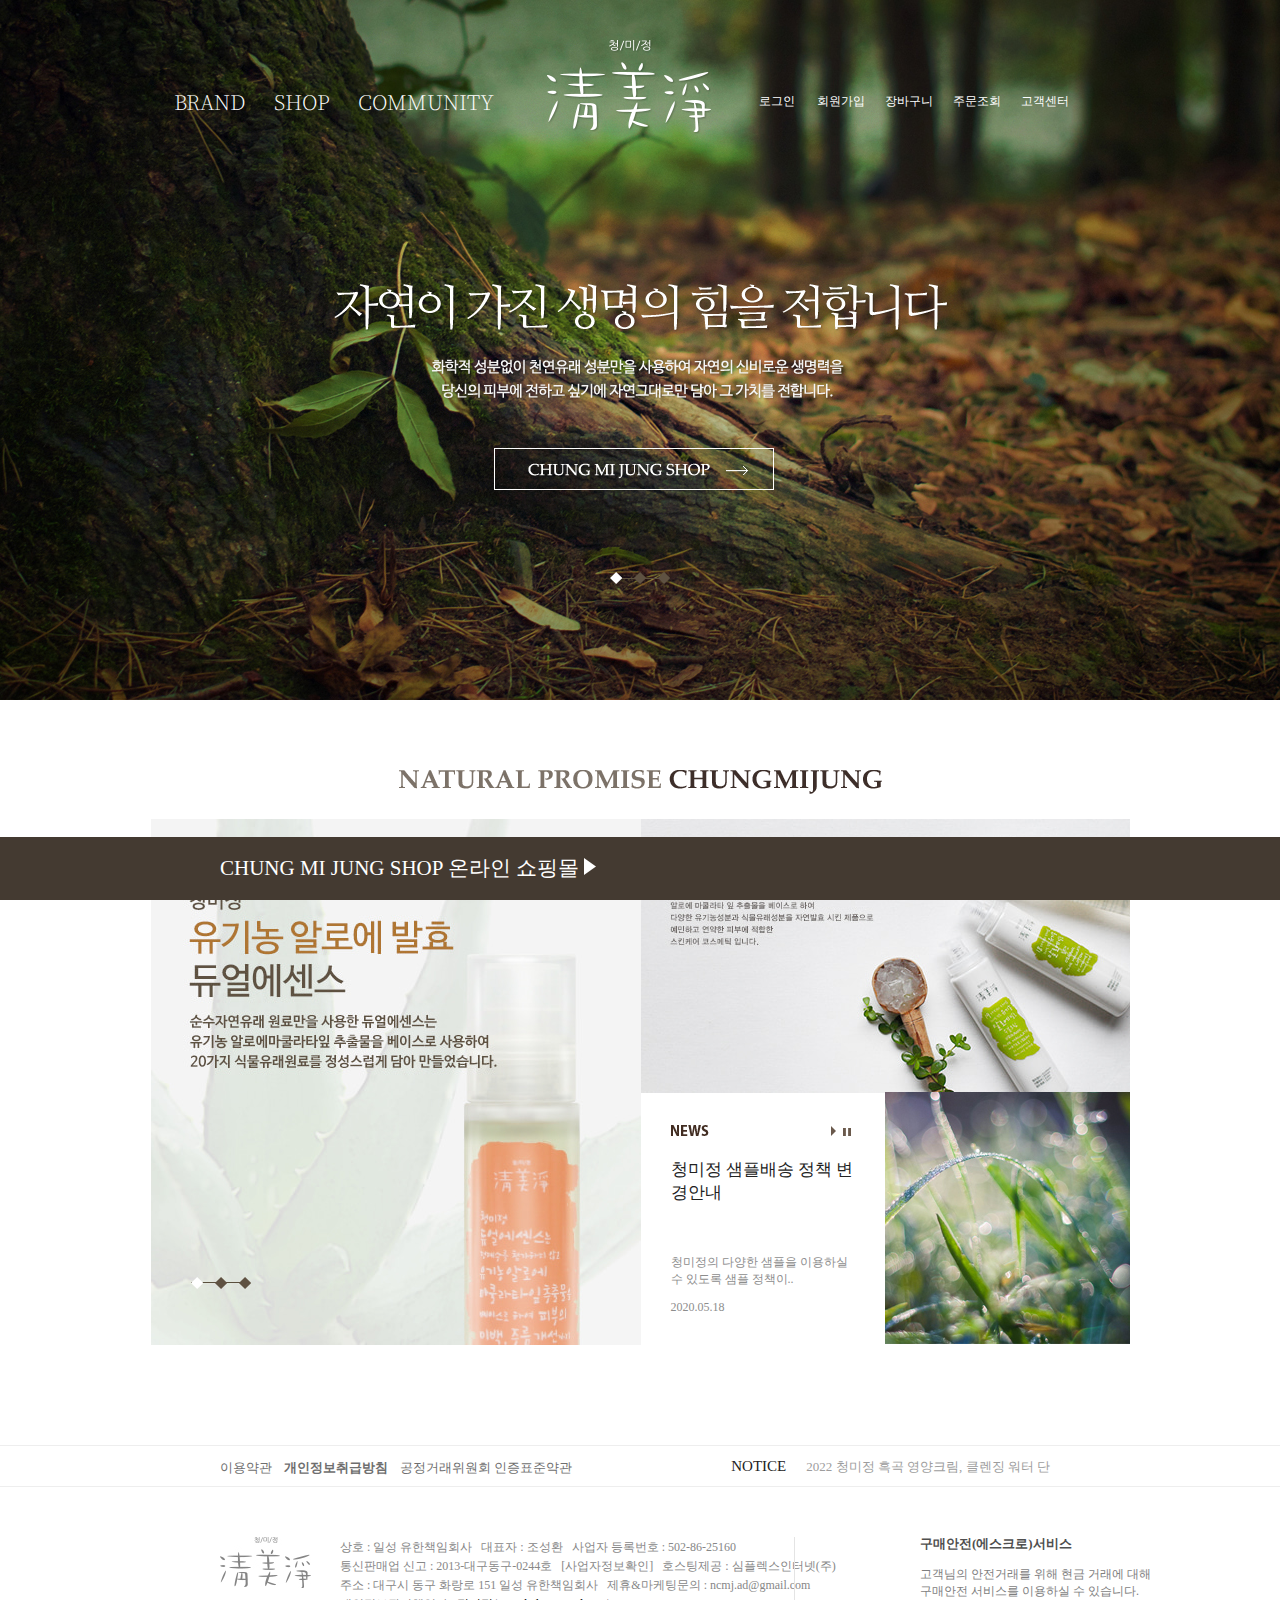
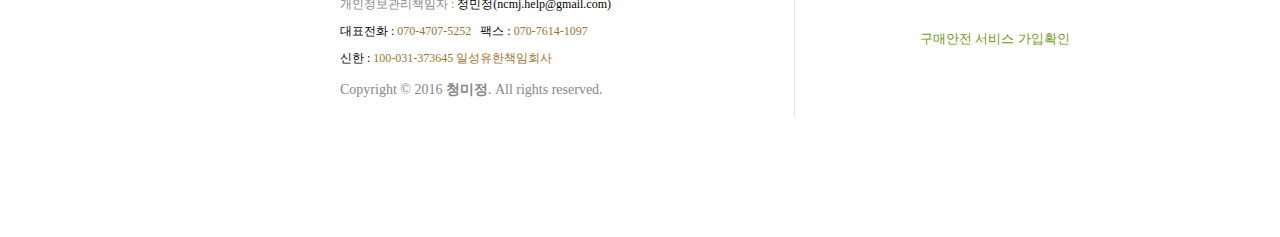
<file: works/clone-coding/Chungmijung/index.html>
<!DOCTYPE html>
<html lang="en">
<head>
    <meta charset="UTF-8">
    <meta http-equiv="X-UA-Compatible" content="IE=edge">
    <meta name="viewport" content="width=device-width, initial-scale=1.0">
    <title>청미정 BDIH</title>
    <link href="https://fonts.googleapis.com/css2?family=Open+Sans:wght@400;600;700&family=Source+Sans+Pro&family=Source+Serif+4:wght@300;400;500;600&display=swap" rel="stylesheet">
    <link rel="stylesheet" href="style.css">
    <script src="js/jquery-3.6.0.min.js"></script>
    <script src="js/main.js"></script>
</head>
<body>  
    
    <!-- Slides -->
    <section id="slides">
        <div class="slides__container">
            <ul class="slides__img">
                <li><a href="#"></a></li>
                <li><a href="#"></a></li>
                <li><a href="#"></a></li>
            </ul>
        </div>

        <div class="pagination__line"></div>
        <ul class="slides__pagination">
            <li class="on"><a href="#"></a></li>
            <li><a href="#"></a></li>
            <li><a href="#"></a></li>
        </ul>
    </section>


    <!-- Navbar -->
    <nav id="navbar">
        <div class="navbar__container">
            <ul class="navbar__gnb">
                <li><a href="#">BRAND</a></li>
                <li><a href="#">SHOP</a></li>
                <li><a href="#">COMMUNITY</a></li>
            </ul>

            <div class="navbar__logo">
                <a href="#">
                    <img src="images/logo.png" alt="#">
                </a>
            </div>

            <ul class="navbar__snb">
                <li><a href="#">로그인</a></li>
                <li><a href="#">회원가입</a></li>
                <li><a href="#">장바구니</a></li>
                <li><a href="#">주문조회</a></li>
                <li><a href="#">고객센터</a></li>
            </ul>
        </div>
    </nav>

    <!-- Contents -->
    <section id="contents__wrap">
        <h1>
            <img src="images/h1_title.gif" alt="#">
        </h1>

        <div class="contents__container">
            <div class="contents__left">
                <ul class="slides__product">
                    <li><a href="#"></a></li>
                    <li><a href="#"></a></li>
                    <li><a href="#"></a></li>
                </ul>

                <div class="contents__line"></div>
                <ul class="contents__pagination">
                    <li class="on"><a href="#"></a></li>
                    <li><a href="#"></a></li>
                    <li><a href="#"></a></li>
                </ul>
            </div>

            <div class="contents__right">
                <div class="contents__right__top">
                    <a href="#">
                        <img src="images/bnr_fixed.jpg" alt="#">
                    </a>
                </div>

                <div class="contents__right__bottom">
                    <div class="news__txt__container">
                        <div class="news__tit">
                            <img src="images/tit_news.png" alt="news">
                        </div>

                        <div class="news__btn">
                            <a class="btn_play" href="#" >
                                <img src="images/btn_right_1.png" alt="btn_right">
                            </a>
                            <a class="btn_pause" href="#" >
                                <img src="images/btn_pause_1.png" alt="btn_pause">
                            </a>
                        </div>
                        
                        <div class="news__txt__box">
                            <ul class="news__txt">
                                <li>
                                    <a href="#">
                                        <h3 class="news__tit">청미정 샘플배송 정책 변경안내</h3>
                                        <p class="news__con">청미정의 다양한 샘플을 이용하실 수 있도록 샘플 정책이..</p>
                                        <p class="news__date">2020.05.18</p>
                                    </a>
                                </li>
                                <li>
                                    <a href="#">
                                        <h3 class="news__tit">청미정 배송업체 및 <br/> 배송안내</h3>
                                        <p class="news__con">청미정은 CJ대한통운 택배를 이용하여 3만원 이상 구매시 무료배송..</p>
                                        <p class="news__date">2021.06.11</p>
                                    </a>
                                </li>
                            </ul>
                        </div>
                        
                    </div>

                    <div class="contents__arr"></div>

                    <div class="slides__news__img">
                        <img src="images/bn1.jpg" alt="img1">
                        <img src="images/bn2.jpg" alt="img2">
                    </div>
                </div>
            </div>
        </div>
    </section>

    <footer>
        <div class="footer__top__wrap">
            <div class="top__menu">
                <a href="#">이용약관</a>
                <a href="#"><strong>개인정보취급방침</strong></a>
                <a href="#">공정거래위원회 인증표준약관</a>
            </div>
            <div class="top__notice">
                <h3>NOTICE</h3>
                <a href="#">2022 청미정 흑곡 영양크림, 클렌징 워터 단</a>
            </div>
        </div>

        <div class="footer__inner__box">
            <div class="footer__logo">
                <img src="images/img_ftlogo.gif" alt="footer_logo">
            </div>

            <div class="inner__left">
                <span>상호 : 일성 유한책임회사</span>
                <span>대표자 : 조성환</span>
                <span>사업자 등록번호 : 502-86-25160</span>
                <br/>
                <span>통신판매업 신고 : 2013-대구동구-0244호</span>
                <a href="#">[사업자정보확인]</a>
                <span>호스팅제공 : 심플렉스인터넷(주)</span>
                <br/>
                <address style="display: inline-block;">주소 : 대구시 동구 화랑로 151 일성 유한책임회사</address>
                <span>제휴&마케팅문의 : ncmj.ad@gmail.com</span>
                <br/>
                <span>개인정보관리책임자 : <a href="#">정민정(ncmj.help@gmail.com)</a></span>
                <br/>

                <div class="num">
                    <span>대표전화 : 
                        <em>070-4707-5252</em>
                    </span>
                    <span>팩스 : 
                        <em>070-7614-1097</em>
                    </span>
                    <br/>
                    <span>신한 : 
                        <em>100-031-373645 일성유한책임회사</em>
                    </span>
                </div>
                
                <p>Copyright &copy; 2016 <strong>청미정</strong>. All rights reserved.</p>
            </div>

            <div class="inner__line"></div>

            <div class="inner__right">
                <p class="tit">
                    구매안전(에스크로)서비스
                </p>
                <p class="txt">
                    고객님의 안전거래를 위해 현금 거래에 대해
                    <br/>
                    구매안전 서비스를 이용하실 수 있습니다.
                </p>
                <a href="#">구매안전 서비스 가입확인</a>
            </div>
        </div>
    </footer>

    <div id="footer__fixed">
        <a href="http://ncmj.co.kr/product/list.html?cate_no=24">
            CHUNG MI JUNG SHOP 
            <span>온라인 쇼핑몰</span>
            <img src="images/bg_arr.png" alt="">
        </a>      
    </div>
</body>
</html>
</file>
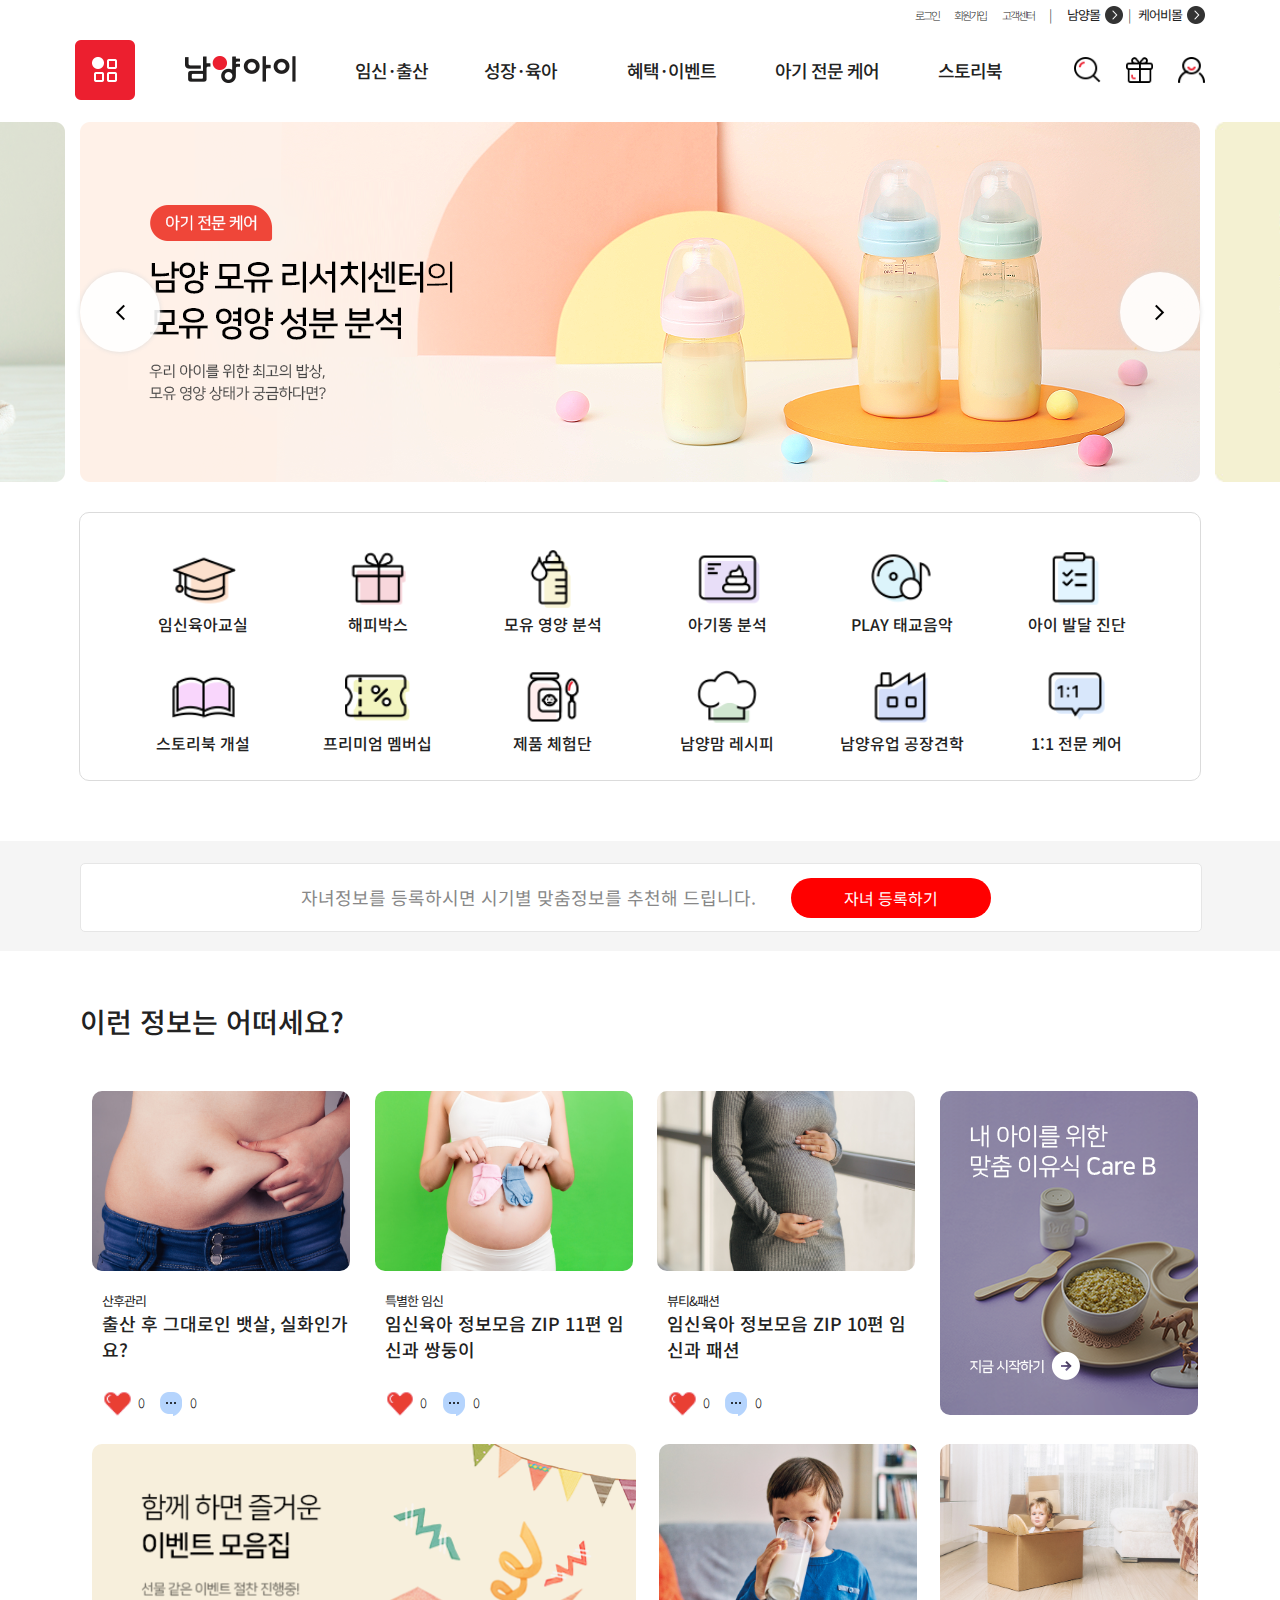
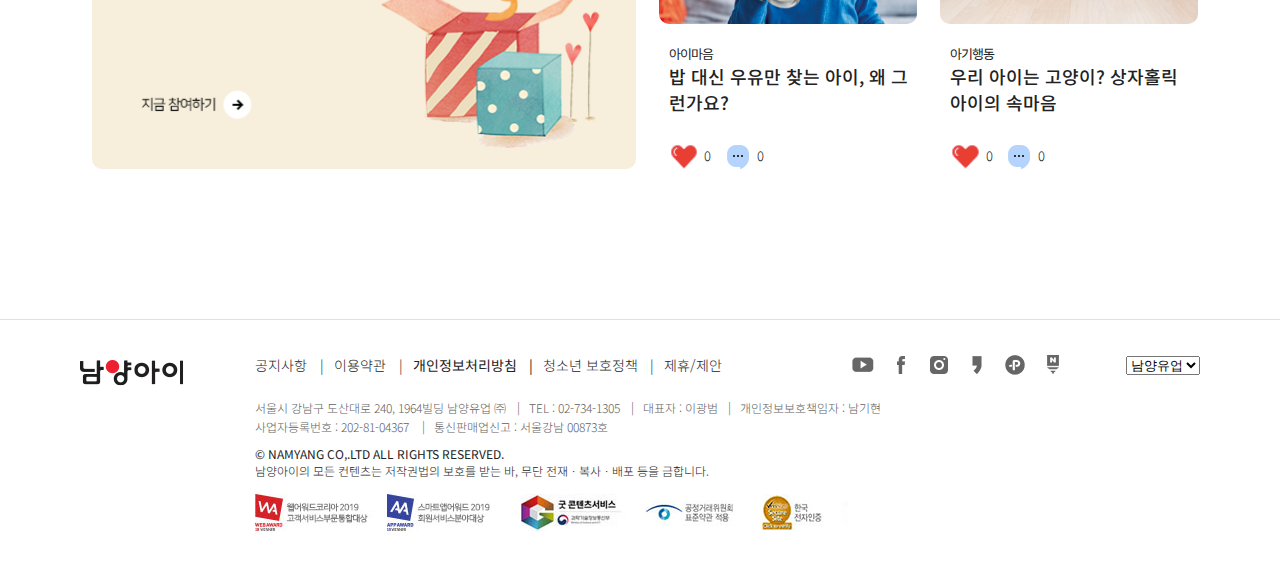
<file: works/clone-coding/Namyangi/index.html>
<!DOCTYPE html>
<html lang="ko">
<head>
    <meta charset="UTF-8">
    <meta http-equiv="X-UA-Compatible" content="IE=edge">
    <meta name="viewport" content="width=device-width, initial-scale=1.0">
    <title>남양아이</title>
    <link rel="stylesheet" href="./css/reset.css">
    <link rel="stylesheet" href="./css/style.css">
    <script src="./js/jquery.min.js"></script>
    <script src="./js/jquery.easing.min.js"></script>
    <script src="./js/function.js"></script>
</head>
<body>
    <a href="#a" class="skip" style="color: white;">본문바로가기</a>

    <div id="wrap">
        <header>
            <h2 class="hide">소메뉴</h2>
            <ol class="snb">
                <li><a href="#">로그인</a></li>
                <li><a href="#">회원가입</a></li>
                <li><a href="#">고객센터</a></li>
                <div class="mall">
                    <li><a href="#">남양몰<span></span></a></li>
                    <li><a href="#">케어비몰<span></span></a></li>
                </div>
            </ol>

            <h2 class="hide">프리미엄멤버십</h2>
            <div class="bg_lnb">
                <div class="bg_lnb_border">
                    <a class="bg_lnb_img" href="#"></a>
                    <a class="bg_lnb_txt" href="#">
                        <p>남양몰 <br> 프리미엄멤버십</p>
                        <span>자세히보기
                            <img src="./images/ico_nav.png" alt="#">
                        </span>
                    </a>
                </div>
            </div>

            <div class="top_gnb">
                <h1 class="logo"><a href="#">로고</a></h1>
                <p class="h_title"><a href="#">남양아이</a></p>
    
                <nav>
                    <h2 class="hide">대메뉴,서브메뉴</h2>
                    <ul class="gnb">
                        <li>
                            <a href="#">임신·출산</a>
                            <ol class="lnb">
                                <li><a href="#">임신 준비</a></li>
                                <li><a href="#">임신 중</a></li>
                                <li><a href="#">출산</a></li>
                                <li><a href="#">임산부 건강백서</a></li>
                                <li><a href="#">아이맞이 계산기</a></li>
                                <li><a href="#">PLAY 태교음악</a></li>
                                <li><a href="#">우리아기 태명자랑</a></li>
                                <li><a href="#">280일의 기록</a></li>
                            </ol>
                        </li>
                        <li>
                            <a href="#">성장·육아</a>
                            <ol class="lnb">
                                <li><a href="#">성장/건강</a></li>
                                <li><a href="#">놀이/교육</a></li>
                                <li><a href="#">남양맘 레시피</a></li>
                                <li><a href="#">함께 키우는 아이</a></li>
                            </ol>
                        </li>
                        <li>
                            <a href="#">혜택·이벤트</a>
                            <ol class="lnb">
                                <li><a href="#">남양아이 회원혜택</a></li>
                                <li><a href="#">프리미엄 멤버십</a></li>
                                <li><a href="#">임신육아교실</a></li>
                                <li><a href="#">해피박스</a></li>
                                <li><a href="#">이벤트</a></li>
                                <li><a href="#">제품 체험단</a></li>
                                <li><a href="#">당첨자 발표</a></li>
                                <li><a href="#">남양유업 공장견학</a></li>
                            </ol>
                        </li>
                        <li>
                            <a href="#">아기 전문 케어</a>
                            <ol class="lnb">
                                <li><a href="#">모유 리서치센터</a></li>
                                <li><a href="#">모유 영양 분석</a></li>
                                <li><a href="#">아기똥 분석</a></li>
                                <li><a href="#">성장발달클리닉</a></li>
                                <li><a href="#">의료기관 찾기</a></li>
                                <li><a href="#">아이캠 서비스</a></li>
                                <li><a href="#">미아방지 알림솔루션</a></li>
                                <li><a href="#">1:1 전문 케어</a></li>
                            </ol>
                        </li>
                        <li>
                            <a href="#">스토리북</a>
                            <ol class="lnb">
                                <li><a href="#">스토리북 소개/개설</a></li>
                                <li><a href="#">나의 스토리북</a></li>
                                <li><a href="#">공개 스토리북</a></li>
                                <li><a href="#">100일 연속스토리</a></li>
                                <li><a href="#">스토리북 출판가이드</a></li>
                                <li><a href="#">스토리북 출판후기</a></li>
                                <li><a href="#">이웃 스토리북 찾기</a></li>
                            </ol>
                        </li>
                    </ul>
                </nav>

                <h2 class="hide">관련서비스</h2>
                <div class="right_ico">
                    <a class="search" href="#">
                        <img src="./images/ico_search.png" alt="#">
                    </a>
                    <a class="benefit" href="#">
                        <img src="./images/ico_benefit.png" alt="#">
                    </a>
                    <a class="myroom" href="#">
                        <img src="./images/ico_my_info.png" alt="">
                    </a>
                </div>
            </div>
        </header>
       
        <section>
            <div class="slides-wrap">
                <ul class="slides-images">
                    <li><a href="#"><img src="./images/slides1.jpg" alt="#"></a></li>
                    <li><a href="#"><img src="./images/slides2.png" alt="#"></a></li>
                    <li><a href="#"><img src="./images/slides3.png" alt="#"></a></li>
                    <li><a href="#"><img src="./images/slides4.jpg" alt="#"></a></li>
                    <li><a href="#"><img src="./images/slides5.png" alt="#"></a></li>    
                </ul>

                <div class="btn_slides btn_prev"><a href="#">이전버튼</a></div>
                <div class="btn_slides btn_next"><a href="#">다음버튼</a></div>
            </div>

            <div class="ico-container">
                <div class="ico-box">
                    <!-- 아이콘리스트 -->
                    <ul class="ico-list">
                        <li class="item">
                            <a href="#">
                                <img src="./images/ico1.png" alt="임신육아교실">
                                <span>임신육아교실</span>
                            </a>
                        </li>
                        <li class="item">
                            <a href="#">
                                <img src="./images/ico2.png" alt="해피박스">
                                <span>해피박스</span>
                            </a>
                        </li>
                        <li class="item">
                            <a href="#">
                                <img src="./images/ico3.png" alt="모유 영양 분석">
                                <span>모유 영양 분석</span>
                            </a>
                        </li>
                        <li class="item">
                            <a href="#">
                                <img src="./images/ico4.png" alt="아기똥 분석">
                                <span>아기똥 분석</span>
                            </a>
                        </li>
                        <li class="item">
                            <a href="#">
                                <img src="./images/ico5.png" alt="PLAY 태교음악">
                                <span>PLAY 태교음악</span>
                            </a>
                        </li>
                        <li class="item">
                            <a href="#">
                                <img src="./images/ico6.png" alt="아이 발달 진단">
                                <span>아이 발달 진단</span>
                            </a>
                        </li>
                        <li class="item second-line">
                            <a href="#">
                                <img src="./images/ico7.png" alt="스토리북 개설">
                                <span>스토리북 개설</span>
                            </a>
                        </li>
                        <li class="item second-line">
                            <a href="#">
                                <img src="./images/ico8.png" alt="프리미엄 멤버십">
                                <span>프리미엄 멤버십</span>
                            </a>
                        </li>
                        <li class="item second-line">
                            <a href="#">
                                <img src="./images/ico9.png" alt="제품 체험단">
                                <span>제품 체험단</span>
                            </a>
                        </li>
                        <li class="item second-line">
                            <a href="#">
                                <img src="./images/ico10.png" alt="남양맘 레시피">
                                <span>남양맘 레시피</span>
                            </a>
                        </li>
                        <li class="item second-line">
                            <a href="#">
                                <img src="./images/ico11.png" alt="남양유업 공장견학">
                                <span>남양유업 공장견학</span>
                            </a>
                        </li>
                        <li class="item second-line">
                            <a href="#">
                                <img src="./images/ico12.png" alt="1:1 전문 케어">
                                <span>1:1 전문 케어</span>
                            </a>
                        </li>
                    </ul>
                </div>
            </div>

            <div class="child-info-wrap">
                <div class="info-box">
                    <span>자녀정보를 등록하시면 시기별 맞춤정보를 추천해 드립니다.</span>
                    <a class="btn_child_info" href="#">자녀 등록하기</a>
                </div>
            </div>

            <div class="cont-container">
                <div class="cont-box">
                    <h2>이런 정보는 어떠세요?</h2>

                    <ul class="cont-wrap">
                        <li class="cont-list">
                            <a class="img" href="#"><img src="./images/item1.jpg" alt="#"></a>
                            <div class="cont-text">
                                <p>산후관리</p>
                                <h3><a href="#">출산 후 그대로인 뱃살, 실화인가요?</a></h3>
                                <div class="cont-btn-box">
                                    <div class="btn">
                                        <img src="./images/btn1.png" alt="#">
                                        <span>0</span>
                                    </div>
                                    <div class="btn">
                                        <img src="./images/btn2.png" alt="#">
                                        <span>0</span>
                                    </div>
                                </div>
                            </div>
                        </li>
                        <li class="cont-list">
                            <a class="img" href="#"><img src="./images/item2.jpg" alt="#"></a>
                            <div class="cont-text">
                                <p>특별한 임신</p>
                                <h3><a href="#">임신육아 정보모음 ZIP 11편 임신과 쌍둥이</a></h3>
                                <div class="cont-btn-box">
                                    <div class="btn">
                                        <img src="./images/btn1.png" alt="#">
                                        <span>0</span>
                                    </div>
                                    <div class="btn">
                                        <img src="./images/btn2.png" alt="#">
                                        <span>0</span>
                                    </div>
                                </div>
                            </div>
                        </li>
                        <li class="cont-list">
                            <a class="img" href="#"><img src="./images/item3.jpg" alt="#"></a>
                            <div class="cont-text">
                                <p>뷰티&패션</p>
                                <h3><a href="#">임신육아 정보모음 ZIP 10편 임신과 패션</a></h3>
                                <div class="cont-btn-box">
                                    <div class="btn">
                                        <img src="./images/btn1.png" alt="#">
                                        <span>0</span>
                                    </div>
                                    <div class="btn">
                                        <img src="./images/btn2.png" alt="#">
                                        <span>0</span>
                                    </div>
                                </div>
                            </div>
                        </li>

                        <li class="cont-list">
                            <a class="img" href="#"><img src="./images/item4.png" alt="#"></a>
                        </li>
                        
                        <li class="cont-list">
                            <a class="img" href="#"><img src="./images/item5.png" alt="#"></a>
                        </li>

                        <li class="cont-list">
                            <a class="img" href="#"><img src="./images/item6.jpg" alt="#"></a>
                            <div class="cont-text">
                                <p>아이마음</p>
                                <h3><a href="#">밥 대신 우유만 찾는 아이, 왜 그런가요?</a></h3>
                                <div class="cont-btn-box">
                                    <div class="btn">
                                        <img src="./images/btn1.png" alt="#">
                                        <span>0</span>
                                    </div>
                                    <div class="btn">
                                        <img src="./images/btn2.png" alt="#">
                                        <span>0</span>
                                    </div>
                                </div>
                            </div>
                        </li>
                        <li class="cont-list">
                            <a class="img" href="#"><img src="./images/item7.jpg" alt="#"></a>
                            <div class="cont-text">
                                <p>아기행동</p>
                                <h3><a href="#">우리 아이는 고양이? 상자홀릭 아이의 속마음</a></h3>
                                <div class="cont-btn-box">
                                    <div class="btn">
                                        <img src="./images/btn1.png" alt="#">
                                        <span>0</span>
                                    </div>
                                    <div class="btn">
                                        <img src="./images/btn2.png" alt="#">
                                        <span>0</span>
                                    </div>
                                </div>
                            </div>
                        </li>
                    </ul>
                </div>
            </div>
        </section>

        <footer>
            <div class="footer-container">
                <div class="footer-logo"><img src="./images/bg_footer_logo.png" alt="#"></div>

                <div class="footer-top-line">
                    <ul class="footer-top-list">
                        <li><a href="#">공지사항</a></li>
                        <li><a href="#">이용약관</a></li>
                        <li><a href="#">개인정보처리방침</a></li>
                        <li><a href="#">청소년 보호정책</a></li>
                        <li><a href="#">제휴/제안</a></li>
                    </ul>

                    <ul class="footer-sns-list">
                        <li><a href="#"><img src="./images/ico_youtube.png" alt="youtube"></a></li>
                        <li><a href="#"><img src="./images/ico_facebook.png" alt="facebook"></a></li>
                        <li><a href="#"><img src="./images/ico_instagram.png" alt="instagram"></a></li>
                        <li><a href="#"><img src="./images/ico_kakaostory.png" alt="kakaostory"></a></li>
                        <li><a href="#"><img src="./images/ico_plusfriend.png" alt="plusfriend"></a></li>
                        <li><a href="#"><img src="./images/ico_naver_post.png" alt="naverpost"></a></li>
                    </ul>

                    <div class="select-box">
                        <select id="siteUrl">
                            <option value="남양유업">남양유업</option>
                            <option value="남양몰">남양몰</option>
                            <option value="케어비몰">케어비몰</option>
                            <option value="아이꼬야">아이꼬야</option>
                        </select>
                    </div>
                </div>

                <p class="footer-mid-txt">
                    <span>서울시 강남구 도산대로 240, 1964빌딩 남양유업 ㈜</span> 
                    <span>TEL : 02-734-1305</span>
                    <span>대표자 : 이광범</span>
                    <span>개인정보보호책임자 : 남기현</span>
                    <br />
                    <span>사업자등록번호 : 202-81-04367</span> 
                    <span>통신판매업신고 : 서울강남 00873호</span>
                </p>

                <div class="footer-btm-line">
                    <div class="left-txt">
                        <address>&copy; NAMYANG CO,.LTD ALL RIGHTS RESERVED.</address>
                        <p>남양아이의 모든 컨텐츠는 저작권법의 보호를 받는 바, 무단 전재ㆍ복사ㆍ배포 등을 금합니다.</p>
                    </div>

                    <div class="left-cont">
                        <img src="./images/img_btm_bar05.jpg" alt="#">
                        <img src="./images/img_btm_bar06.jpg" alt="#">
                        <img src="./images/img_btm_bar04.jpg" alt="#">
                        <img src="./images/img_btm_bar01.jpg" alt="#">
                        <img src="./images/img_btm_bar03.jpg" alt="#">
                    </div>
                </div>
            </div>
        </footer>
    </div>
</body>
</html>
</file>
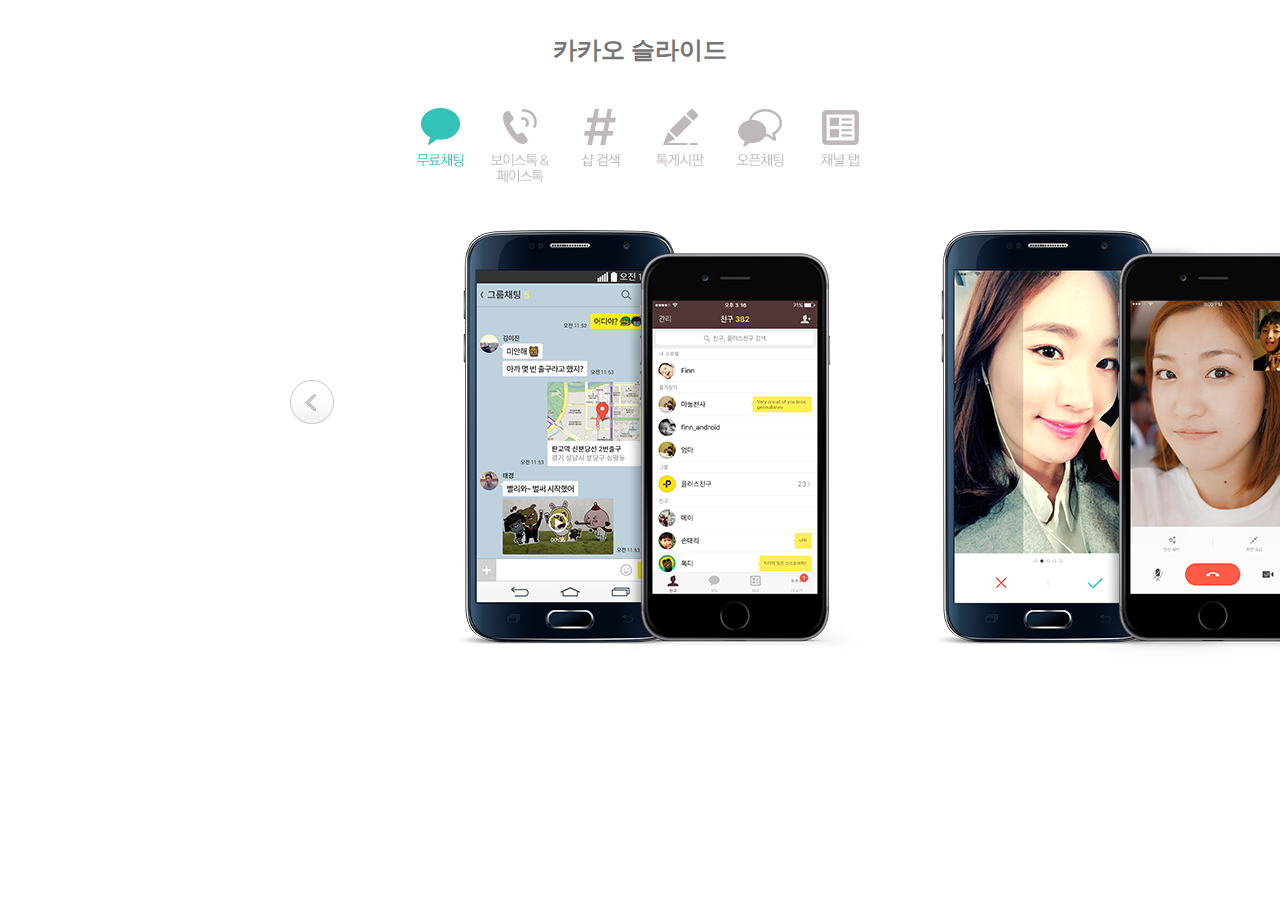
<file: works/web_basic/slide1/index.html>
<!DOCTYPE html>
<html lang="ko">
<head>
  <meta charset="UTF-8">
  <meta http-equiv="X-UA-Compatible" content="IE=edge">
  <meta name="viewport" content="width=device-width, initial-scale=1.0">
  <title>카카오 슬라이드</title>
  <link rel="stylesheet" href="./css/reset.css">
  <link rel="stylesheet" href="./css/style.css">
  <script src="./js/jquery-1.12.4.min.js"></script>
  <script src="./js/jquery.easing.min.js"></script>
  <script src="./js/function.js"></script>
</head>
<body>
  <div id="wrap">
    <h1 class="text-center">카카오 슬라이드</h1>
  
    <div id="slides">
      <a href="#" class="slides-previous">이전버튼</a>
      <a href="#" class="slides-next">다음버튼</a>
  
      <ul class="slides-nav">
        <li class="on"><a href="#">무료채팅</a></li>
        <li><a href="#">보이스톡&페이스톡</a></li>
        <li><a href="#">샵 검색</a></li>
        <li><a href="#">톡게시판</a></li>
        <li><a href="#">오픈채팅</a></li>
        <li><a href="#">채널 탭</a></li>
      </ul>

      <div class="slides-img">
        <ul class="slides-container">
          <li><a href="#">무료채팅</a></li>
          <li><a href="#">보이스톡&페이스톡</a></li>
          <li><a href="#">샵 검색</a></li>
          <li><a href="#">톡게시판</a></li>
          <li><a href="#">오픈채팅</a></li>
          <li><a href="#">채널 탭</a></li>
        </ul>
      </div>
    </div>
  </div>

</body>
</html>
</file>
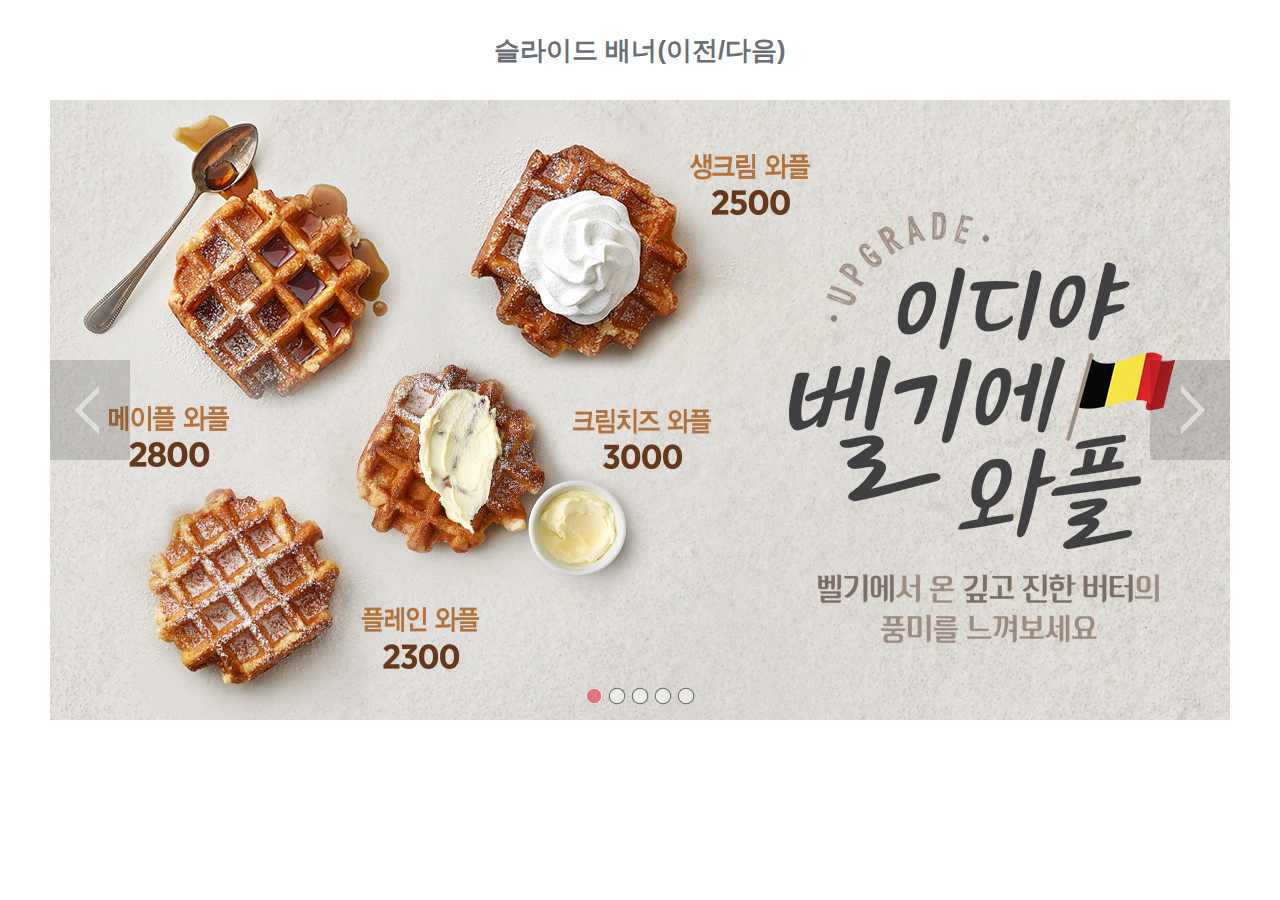
<file: works/web_basic/slide2/index.html>
<!doctype html>
<html lang="ko">
<head>
	<meta charset="UTF-8" />
	<title>슬라이드 배너</title>
	<link rel="stylesheet" href="css/reset.css" />
  	<link rel="stylesheet" href="css/style.css" />
	<script src="./js/jquery-1.12.3.js"></script>
	<script src="./js/jquery.easing.min.js"></script>
	<script src="./js/function(연습).js"></script>
</head>
<body>
	
	<div id="wrap">
		<h1>슬라이드 배너(이전/다음)</h1>
		<div class="slides">

			<ul class="slides-container">
				<li><a href="#">벨기에 와플의 풍미를 느껴보세요</a></li>
				<li><a href="#">라떼 텀블러 33,000원</a></li>
				<li><a href="#">어피치 블러썸 라떼, 라떼티</a></li>
				<li><a href="#">이디야 멤버스 이벤트</a></li>
				<li><a href="#">이디야 메이트 희망기금</a></li>
			</ul>

			<ol class="slides-pagination">
				<li class="on"><a href="#">와플</a></li>
				<li><a href="#">텀블러</a></li>
				<li><a href="#">블러썸</a></li>
				<li><a href="#">이벤트</a></li>
				<li><a href="#">희망기금</a></li>
			</ol>

			<a href="#" class="prev">이전</a>
			<a href="#" class="next">다음</a>

		</div>
	</div>
</body>
</html>
</file>
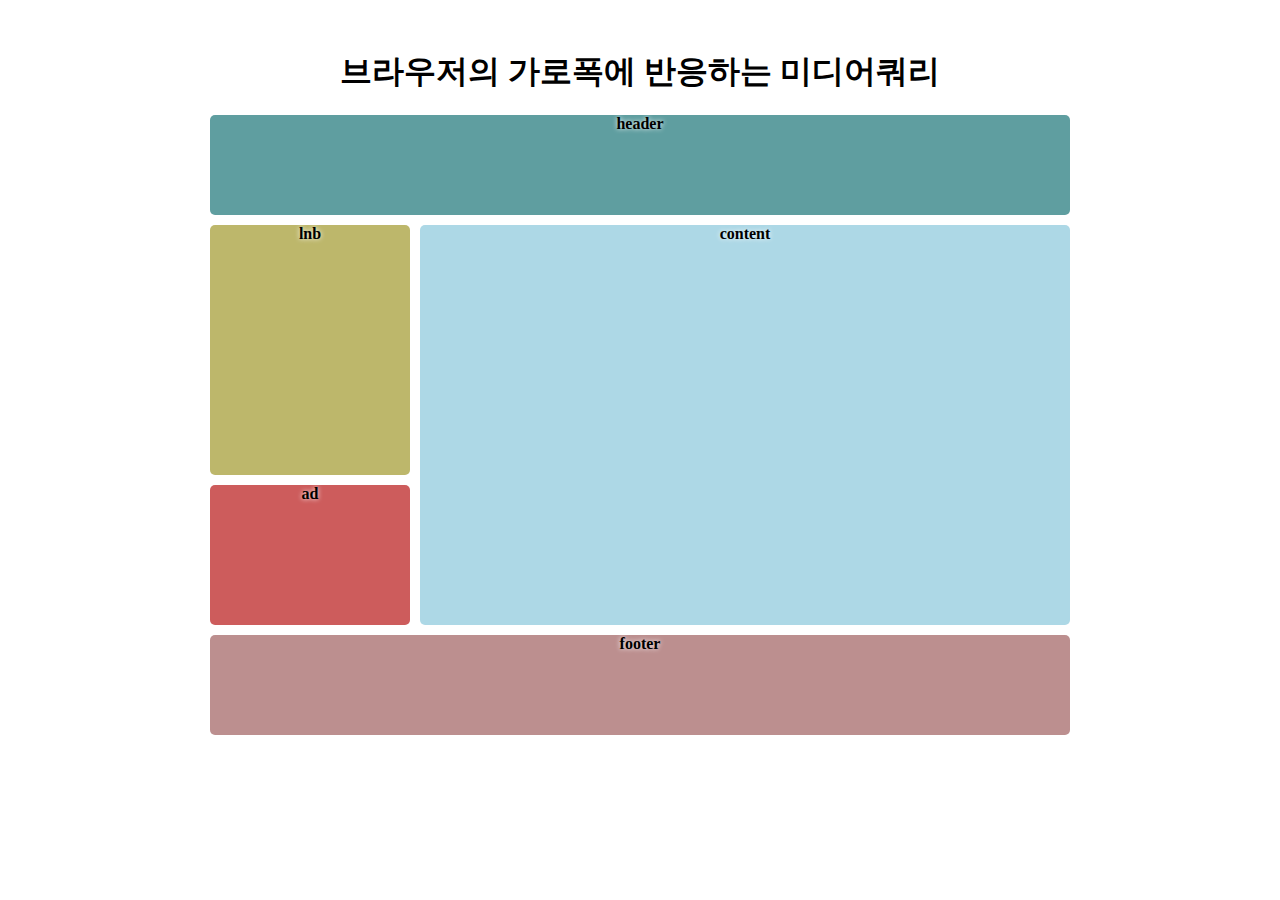
<file: works/web_basic/media_query.html>
<!DOCTYPE html>
<html lang="ko">
<head>
  <meta charset="UTF-8">
  <meta http-equiv="X-UA-Compatible" content="IE=edge">
  <meta name="viewport" content="width=device-width, initial-scale=1.0">
  <title>미디어쿼리를 적용한 반응형 레이아웃</title>
  <style>
    #wrap{
      width: 860px;
      margin: 50px auto;
      font-weight: 700;
      text-align: center;
      text-shadow: 0 0 5px white;
    }

    header{
      height: 100px;
      background-color:cadetblue;
      border-radius: 5px;
    }

    section{
      display: flex;
      justify-content: space-between;
      margin: 10px 0;
    }

    section>.left{
      width: 200px;
    }

    section>.left>.lnb{
      margin-bottom: 10px;
      height: 250px;
      background-color: darkkhaki;
      border-radius: 5px;
    }

    section>.left>.ad{
      height: 140px;
      background-color: indianred;
      border-radius: 5px;
    }

    section>.cont{
      width: 650px;
      height: 400px;
      background-color: lightblue;
      border-radius: 5px;
    }

    footer{
      height: 100px;
      background-color: rosybrown;
      border-radius: 5px;
    }

    @media screen and (max-width:640px){
      #wrap{
      width: 100%;
      margin: 50px 0;
    }

    h1{
      font-size: 25px;
      line-height: 50px;
      text-align: center;
    }

    section{
      display: block;
    }

    section>.left{
      width: 100%;
    }

    section>.cont{
      width: 100%;
      margin-top: 10px;
    }

    }

    
  </style>
</head>

<body>
  <div id="wrap">
    <h1>브라우저의 가로폭에 반응하는 미디어쿼리</h1>

    <header>header</header>

    <section>
      <article class="left">
        <div class="lnb">lnb</div>
        <div class="ad">ad</div>
      </article>
      <article class="cont">content</article>
    </section>

    <footer>footer</footer>
  </div>  
</body>
</html>
</file>
<file: works/clone-coding/Chungmijung/style.css>
/* Global Variable - font size */
/* Universal tags */
body {
  position: relative;
  margin: 0;
  cursor: default;
  -webkit-box-sizing: border-box;
          box-sizing: border-box;
}

a {
  text-decoration: none;
  color: #222;
}

ul {
  padding-left: 0;
}

li {
  list-style: none;
}

button {
  background-color: transparent;
  cursor: pointer;
  border: none;
  outline: none;
}

address, em {
  font-style: normal;
}

/* Typography : heading text */
h1 {
  font-size: 38px;
  font-weight: 700;
  color: #222;
  margin: 0;
}

h2 {
  font-size: 24px;
  font-weight: 600;
  color: #222;
  margin: 0;
}

h3 {
  font-size: 17px;
  font-weight: 500;
  color: #222;
  margin: 0;
}

#slides {
  position: relative;
}

#slides > .slides__container {
  overflow: hidden;
  width: 100%;
  height: 700px;
}

#slides > .slides__container > .slides__img {
  display: -webkit-box;
  display: -ms-flexbox;
  display: flex;
  position: absolute;
  left: 0;
  top: 0;
  width: 300%;
  height: 700px;
  margin: 0;
}

#slides > .slides__container > .slides__img > li {
  width: 33.33333%;
  height: 700px;
  background-position: center center;
  background-size: cover;
  background-repeat: no-repeat;
}

#slides > .slides__container > .slides__img > li:nth-of-type(1) {
  background-image: url(images/img_mainvisual1.jpg);
}

#slides > .slides__container > .slides__img > li:nth-of-type(2) {
  background-image: url(images/img_mainvisual2.jpg);
}

#slides > .slides__container > .slides__img > li:nth-of-type(3) {
  background-image: url(images/img_mainvisual3.jpg);
}

#slides > .slides__container > .slides__img > li > a {
  display: block;
  height: 700px;
}

#slides > .pagination__line {
  position: absolute;
  left: 50%;
  bottom: 121px;
  margin-left: -25px;
  width: 50px;
  border-top: 1px solid #5a4f3d;
}

#slides > .slides__pagination {
  display: -webkit-box;
  display: -ms-flexbox;
  display: flex;
  -webkit-box-pack: justify;
      -ms-flex-pack: justify;
          justify-content: space-between;
  position: absolute;
  left: 50%;
  bottom: 100px;
  margin-left: -30px;
  width: 60px;
}

#slides > .slides__pagination > li {
  width: 12px;
  height: 12px;
  background-repeat: no-repeat;
}

#slides > .slides__pagination > li:nth-child(1), #slides > .slides__pagination > li:nth-child(2), #slides > .slides__pagination > li:nth-child(3) {
  background-image: url(images/pager_off.png);
}

#slides > .slides__pagination > li.on, #slides > .slides__pagination > li:hover {
  background-image: url(images/pager_on.png);
}

#slides > .slides__pagination > li > a {
  display: block;
  height: 12px;
}

#navbar {
  position: absolute;
  top: 0;
  left: 0;
  width: 100%;
}

#navbar > .navbar__container {
  display: -webkit-box;
  display: -ms-flexbox;
  display: flex;
  -webkit-box-pack: justify;
      -ms-flex-pack: justify;
          justify-content: space-between;
  padding-left: 160px;
  padding-right: 200px;
  height: 170px;
  -webkit-box-sizing: border-box;
          box-sizing: border-box;
}

#navbar > .navbar__container > .navbar__gnb {
  display: -webkit-box;
  display: -ms-flexbox;
  display: flex;
  margin-top: 90px;
}

#navbar > .navbar__container > .navbar__gnb > li {
  margin: 0 14px;
  height: 24px;
}

#navbar > .navbar__container > .navbar__gnb > li > a {
  display: block;
  color: #fff;
  font-size: 22px;
  line-height: 24px;
  font-family: 'Source Serif 4', sans-serif;
  font-weight: 300;
}

#navbar > .navbar__container > .navbar__gnb > li > a:hover {
  text-decoration: underline;
}

#navbar > .navbar__container > .navbar__logo {
  display: block;
  margin-top: 40px;
  margin-left: 30px;
  margin-right: 30px;
}

#navbar > .navbar__container > .navbar__snb {
  display: -webkit-box;
  display: -ms-flexbox;
  display: flex;
  -webkit-box-pack: justify;
      -ms-flex-pack: justify;
          justify-content: space-between;
  margin-top: 95px;
}

#navbar > .navbar__container > .navbar__snb > li {
  margin: 0 9px;
  width: 50px;
  height: 12px;
}

#navbar > .navbar__container > .navbar__snb > li:first-of-type {
  width: 40px;
}

#navbar > .navbar__container > .navbar__snb > li > a {
  display: block;
  color: #fff;
  font-size: 12px;
  font-size: 12px;
  line-height: 12px;
}

#navbar > .navbar__container > .navbar__snb > li > a:hover {
  text-decoration: underline;
}

#contents__wrap h1 {
  margin-top: 70px;
  margin-bottom: 25px;
}

#contents__wrap h1 img {
  display: block;
  margin: auto;
}

#contents__wrap > .contents__container {
  display: -webkit-box;
  display: -ms-flexbox;
  display: flex;
  margin: auto;
  width: calc(490px + 489px);
  height: 526px;
}

#contents__wrap > .contents__container .contents__left {
  overflow: hidden;
  position: relative;
  width: 490px;
}

#contents__wrap > .contents__container .contents__left > .slides__product {
  display: -webkit-box;
  display: -ms-flexbox;
  display: flex;
  position: absolute;
  left: 0;
  top: 0;
  margin: 0;
  width: calc(490px * 3);
  height: 526px;
}

#contents__wrap > .contents__container .contents__left > .slides__product li {
  width: 490px;
}

#contents__wrap > .contents__container .contents__left > .slides__product li:nth-child(1) {
  background-image: url(images/bnr_slide1.jpg);
}

#contents__wrap > .contents__container .contents__left > .slides__product li:nth-child(2) {
  background-image: url(images/bnr_slide2.jpg);
}

#contents__wrap > .contents__container .contents__left > .slides__product li:nth-child(3) {
  background-image: url(images/bnr_slide3.jpg);
}

#contents__wrap > .contents__container .contents__left > .slides__product li > a {
  display: block;
  height: 526px;
}

#contents__wrap > .contents__container .contents__left > .contents__line {
  position: absolute;
  left: 40px;
  bottom: 62px;
  width: 50px;
  border-top: 1px solid #5a4f3d;
}

#contents__wrap > .contents__container .contents__left > .contents__pagination {
  display: -webkit-box;
  display: -ms-flexbox;
  display: flex;
  -webkit-box-pack: justify;
      -ms-flex-pack: justify;
          justify-content: space-between;
  position: absolute;
  left: 40px;
  bottom: 40px;
  width: 60px;
}

#contents__wrap > .contents__container .contents__left > .contents__pagination > li {
  width: 12px;
  background-repeat: no-repeat;
}

#contents__wrap > .contents__container .contents__left > .contents__pagination > li:nth-child(1), #contents__wrap > .contents__container .contents__left > .contents__pagination > li:nth-child(2), #contents__wrap > .contents__container .contents__left > .contents__pagination > li:nth-child(3) {
  background-image: url(images/pager_off.png);
}

#contents__wrap > .contents__container .contents__left > .contents__pagination > li.on, #contents__wrap > .contents__container .contents__left > .contents__pagination > li:hover {
  background-image: url(images/pager_on.png);
}

#contents__wrap > .contents__container .contents__left > .contents__pagination > li > a {
  display: block;
  height: 12px;
}

#contents__wrap > .contents__container .contents__right > .contents__right__bottom {
  display: -webkit-box;
  display: -ms-flexbox;
  display: flex;
  position: relative;
  width: 489px;
  height: 252px;
  margin-top: -5px;
}

#contents__wrap > .contents__container .contents__right > .contents__right__bottom > .news__txt__container {
  width: 244px;
  height: 252px;
}

#contents__wrap > .contents__container .contents__right > .contents__right__bottom > .news__txt__container > .news__tit {
  position: absolute;
  left: 30px;
  top: 30px;
}

#contents__wrap > .contents__container .contents__right > .contents__right__bottom > .news__txt__container > .news__btn {
  display: -webkit-box;
  display: -ms-flexbox;
  display: flex;
  position: absolute;
  top: 30px;
  right: 50%;
  margin-right: 30px;
}

#contents__wrap > .contents__container .contents__right > .contents__right__bottom > .news__txt__container > .news__btn > a {
  display: block;
  margin-right: 7px;
  width: 5px;
  height: 10px;
}

#contents__wrap > .contents__container .contents__right > .contents__right__bottom > .news__txt__container > .news__txt__box {
  position: absolute;
  left: 0;
  width: 244px;
}

#contents__wrap > .contents__container .contents__right > .contents__right__bottom > .news__txt__container > .news__txt__box > .news__txt {
  position: absolute;
  left: 30px;
  top: 50px;
  width: 184px;
}

#contents__wrap > .contents__container .contents__right > .contents__right__bottom > .news__txt__container > .news__txt__box > .news__txt > li {
  display: none;
  position: absolute;
  left: 0;
  top: 0;
}

#contents__wrap > .contents__container .contents__right > .contents__right__bottom > .news__txt__container > .news__txt__box > .news__txt > li:nth-child(1) {
  display: block;
}

#contents__wrap > .contents__container .contents__right > .contents__right__bottom > .news__txt__container > .news__txt__box > .news__txt > li > a {
  display: block;
}

#contents__wrap > .contents__container .contents__right > .contents__right__bottom > .news__txt__container > .news__txt__box > .news__txt > li > a > h3 {
  margin-bottom: 50px;
}

#contents__wrap > .contents__container .contents__right > .contents__right__bottom > .news__txt__container > .news__txt__box > .news__txt > li > a > p {
  color: #8d8d8d;
  font-size: 12px;
  font-weight: 400;
}

#contents__wrap > .contents__container .contents__right > .contents__right__bottom > .contents__arr {
  position: absolute;
  left: 50%;
  top: 50%;
  margin-top: -8px;
  width: 12px;
  height: 17px;
  background-image: url(images/bg_arr.png);
}

#contents__wrap > .contents__container .contents__right > .contents__right__bottom > .slides__news__img {
  position: relative;
  width: 245px;
  height: 252px;
}

#contents__wrap > .contents__container .contents__right > .contents__right__bottom > .slides__news__img > img {
  display: none;
  position: absolute;
  top: 0;
  right: 0;
  margin: 0;
  width: 100%;
  height: 100%;
}

#contents__wrap > .contents__container .contents__right > .contents__right__bottom > .slides__news__img > img:nth-child(1) {
  display: block;
}

footer {
  position: relative;
  margin-top: 100px;
}

footer > .footer__top__wrap {
  padding: 10px;
  height: 20px;
  border-top: 1px solid #eee;
  border-bottom: 1px solid #eee;
}

footer > .footer__top__wrap > .top__menu {
  position: absolute;
  left: 220px;
  top: 13px;
}

footer > .footer__top__wrap > .top__menu > a {
  margin-right: 8px;
  color: #6e6e6e;
  font-weight: 400;
  font-size: 13px;
}

footer > .footer__top__wrap > .top__notice {
  display: -webkit-box;
  display: -ms-flexbox;
  display: flex;
  position: absolute;
  right: 230px;
  top: 13px;
}

footer > .footer__top__wrap > .top__notice > h3 {
  margin-right: 20px;
  font-weight: 400;
  font-size: 15px;
}

footer > .footer__top__wrap > .top__notice > a {
  display: block;
  color: #9d9d9d;
  font-weight: 400;
  font-size: 13px;
}

footer > .footer__inner__box {
  position: relative;
  margin-left: 220px;
  height: 350px;
}

footer > .footer__inner__box > .footer__logo {
  position: absolute;
  left: 0;
  top: 50px;
}

footer > .footer__inner__box > .inner__left {
  position: absolute;
  left: 120px;
  top: 50px;
}

footer > .footer__inner__box > .inner__left > span,
footer > .footer__inner__box > .inner__left address,
footer > .footer__inner__box > .inner__left a {
  margin-right: 5px;
  color: #878787;
  font-size: 12px;
}

footer > .footer__inner__box > .inner__left > span > a {
  color: #000;
}

footer > .footer__inner__box > .inner__left > span > a:hover {
  text-decoration: underline;
}

footer > .footer__inner__box > .inner__left .num > span {
  display: inline-block;
  margin-right: 5px;
  margin-top: 10px;
  font-size: 12px;
}

footer > .footer__inner__box > .inner__left .num > span > em {
  color: #9c742f;
}

footer > .footer__inner__box > .inner__left .num > span:nth-of-type(8), footer > .footer__inner__box > .inner__left .num > span:nth-of-type(9), footer > .footer__inner__box > .inner__left .num > span:nth-of-type(10) {
  border: 1px solid #000;
  color: #000;
}

footer > .footer__inner__box > .inner__left > a:hover {
  text-decoration: underline;
}

footer > .footer__inner__box > .inner__left > p {
  color: #878787;
  font-size: 14px;
}

footer > .footer__inner__box > .inner__line {
  position: absolute;
  right: 50%;
  margin-right: -45px;
  top: 50px;
  height: 180px;
  border-right: 1px solid #e4e4e4;
}

footer > .footer__inner__box > .inner__right {
  margin-left: 700px;
  padding-top: 35px;
  font-size: 12px;
}

footer > .footer__inner__box > .inner__right > .tit {
  font-size: 13px;
  color: #4f4f4f;
  font-weight: 600;
}

footer > .footer__inner__box > .inner__right > .txt {
  color: #7e7e7e;
}

footer > .footer__inner__box > .inner__right > a {
  display: inline-block;
  margin-top: 18px;
  color: #6d9811;
  font-weight: 500;
  font-size: 13px;
}

footer > .footer__inner__box > .inner__right > a:hover {
  text-decoration: underline;
}

#footer__fixed {
  position: fixed;
  left: 0;
  bottom: 0;
  width: 100%;
  height: 63px;
  background-color: #443a31;
}

#footer__fixed > a {
  display: inline-block;
  margin-left: 220px;
  color: #fff;
  font-weight: 400;
  font-size: 21px;
  font-family: serif;
  height: 63px;
  line-height: 63px;
}

#footer__fixed > a > span {
  font-family: initial;
}
/*# sourceMappingURL=style.css.map */
</file>
<file: works/clone-coding/Namyangi/css/style.css>
#wrap {
  margin: 0 auto;
}

#wrap > header {
  position: relative;
  margin: 0 auto;
  width: 1130px;
  height: 110px;
}

#wrap > header > .snb {
  display: -webkit-box;
  display: -ms-flexbox;
  display: flex;
  -webkit-box-pack: justify;
      -ms-flex-pack: justify;
          justify-content: space-between;
  position: absolute;
  right: 0;
  top: 0;
  width: 290px;
  height: 30px;
}

#wrap > header > .snb > li > a {
  display: block;
  font-size: 11px;
  letter-spacing: -2px;
  line-height: 30px;
}

#wrap > header > .snb > li > a:hover {
  text-decoration: underline;
}

#wrap > header > .snb > li:nth-of-type(3) {
  display: -webkit-box;
  display: -ms-flexbox;
  display: flex;
}

#wrap > header > .snb > li:nth-of-type(3) > a {
  display: block;
  margin-right: 15px;
}

#wrap > header > .snb > li:nth-of-type(3)::after {
  display: block;
  content: "|";
  float: right;
  line-height: 30px;
}

#wrap > header > .snb > .mall {
  display: -webkit-box;
  display: -ms-flexbox;
  display: flex;
  -webkit-box-pack: justify;
      -ms-flex-pack: justify;
          justify-content: space-between;
}

#wrap > header > .snb > .mall > li:hover {
  text-decoration: underline;
}

#wrap > header > .snb > .mall > li > a {
  display: -webkit-box;
  display: -ms-flexbox;
  display: flex;
  font-size: 13px;
  font-weight: 400;
  line-height: 30px;
  letter-spacing: -1px;
}

#wrap > header > .snb > .mall > li > a > span {
  display: block;
  margin-top: 6px;
  margin-left: 5px;
  width: 18px;
  height: 18px;
  background-image: url(./../images/ico_nav.png);
  background-size: contain;
  background-repeat: no-repeat;
}

#wrap > header > .snb > .mall > li:nth-child(1) {
  display: -webkit-box;
  display: -ms-flexbox;
  display: flex;
  margin-right: 7px;
}

#wrap > header > .snb > .mall > li:nth-child(1)::after {
  display: block;
  content: "|";
  float: right;
  line-height: 30px;
}

#wrap > header > .snb > .mall > li:nth-child(1) > a {
  padding-right: 5px;
}

#wrap > header > .bg_lnb {
  display: none;
  position: absolute;
  left: -15px;
  top: 120px;
  width: 1160px;
  min-width: 980px;
  height: 400px;
  background-color: #fff;
  opacity: 0.9;
  border-radius: 10px;
  -webkit-box-shadow: 0px 0px 7px 3px rgba(233, 233, 233, 0.618);
          box-shadow: 0px 0px 7px 3px rgba(233, 233, 233, 0.618);
  z-index: 1;
}

#wrap > header > .bg_lnb > .bg_lnb_border {
  width: 230px;
  height: 100%;
  border-right: 1px solid #dadada;
}

#wrap > header > .bg_lnb > .bg_lnb_border > .bg_lnb_img {
  display: block;
  position: absolute;
  left: 20px;
  bottom: 33%;
  width: 190px;
  height: 145px;
  text-indent: -9999px;
  background-image: url(./../images/sub_membership.png);
  background-repeat: no-repeat;
  background-size: contain;
  padding-right: 20px;
}

#wrap > header > .bg_lnb > .bg_lnb_border > .bg_lnb_txt {
  position: absolute;
  left: 20px;
  bottom: 30px;
}

#wrap > header > .bg_lnb > .bg_lnb_border > .bg_lnb_txt > p {
  font-weight: 450;
  font-size: 18px;
  line-height: 22px;
  letter-spacing: -1px;
}

#wrap > header > .bg_lnb > .bg_lnb_border > .bg_lnb_txt > span {
  display: block;
  padding-top: 25px;
  height: 17px;
  font-weight: 400;
  font-size: 14px;
  letter-spacing: -1px;
  line-height: 17px;
}

#wrap > header > .bg_lnb > .bg_lnb_border > .bg_lnb_txt > span > img {
  position: absolute;
  left: 70px;
  bottom: 0;
}

#wrap > header > .top_gnb {
  display: -webkit-box;
  display: -ms-flexbox;
  display: flex;
  position: absolute;
  left: 0;
  top: 40px;
  width: 100%;
  height: 60px;
}

#wrap > header > .top_gnb > .logo > a {
  display: block;
  width: 60px;
  height: 60px;
  text-indent: -9999px;
  background-image: url(./../images/img_gnb_menu.png);
  background-size: cover;
  background-position: 0 -60px;
  background-repeat: no-repeat;
}

#wrap > header > .top_gnb > .h_title {
  margin-left: 50px;
}

#wrap > header > .top_gnb > .h_title > a {
  display: block;
  width: 111px;
  height: 60px;
  text-indent: -9999px;
  background-image: url(./../images/img_logo.png);
  background-size: contain;
  background-repeat: no-repeat;
}

#wrap > header > .top_gnb > nav {
  position: absolute;
  left: 280px;
  top: 50%;
  margin-top: -15px;
}

#wrap > header > .top_gnb > nav > .gnb {
  display: -webkit-box;
  display: -ms-flexbox;
  display: flex;
  height: 55px;
}

#wrap > header > .top_gnb > nav > .gnb > li {
  padding-right: 10px;
}

#wrap > header > .top_gnb > nav > .gnb > li > a {
  display: block;
  height: 55px;
  font-weight: 500;
  font-size: 18px;
  line-height: 30px;
  letter-spacing: -1px;
}

#wrap > header > .top_gnb > nav > .gnb > li > a:hover {
  color: #ee0909;
}

#wrap > header > .top_gnb > nav > .gnb > li:nth-of-type(1) {
  width: 119px;
}

#wrap > header > .top_gnb > nav > .gnb > li:nth-of-type(1) > .lnb > li {
  width: 119px;
}

#wrap > header > .top_gnb > nav > .gnb > li:nth-of-type(2) {
  width: 133px;
}

#wrap > header > .top_gnb > nav > .gnb > li:nth-of-type(2) > .lnb > li {
  width: 133px;
}

#wrap > header > .top_gnb > nav > .gnb > li:nth-of-type(3) {
  width: 138px;
}

#wrap > header > .top_gnb > nav > .gnb > li:nth-of-type(3) > .lnb > li {
  width: 138px;
}

#wrap > header > .top_gnb > nav > .gnb > li:nth-of-type(4) {
  width: 153px;
}

#wrap > header > .top_gnb > nav > .gnb > li:nth-of-type(4) > .lnb > li {
  width: 153px;
}

#wrap > header > .top_gnb > nav > .gnb > li:nth-of-type(5) {
  width: 93px;
}

#wrap > header > .top_gnb > nav > .gnb > li:nth-of-type(5) > .lnb > li {
  width: 113px;
}

#wrap > header > .top_gnb > nav > .gnb > li > .lnb {
  display: none;
  position: relative;
  padding-top: 30px;
  z-index: 2;
}

#wrap > header > .top_gnb > nav > .gnb > li > .lnb > li > a {
  display: block;
  height: 30px;
  font-weight: 400;
  font-size: 14px;
  letter-spacing: -1px;
  line-height: 30px;
}

#wrap > header > .top_gnb > nav > .gnb > li > .lnb > li > a:hover {
  color: #ee0909;
}

#wrap > header > .top_gnb > .right_ico {
  display: -webkit-box;
  display: -ms-flexbox;
  display: flex;
  position: absolute;
  right: 0;
  top: 50%;
  margin-top: -13px;
}

#wrap > header > .top_gnb > .right_ico > a {
  margin-left: 25px;
}

#wrap > header > .top_gnb > .right_ico > a > img {
  display: block;
  width: 27px;
  height: 26px;
}

#wrap > section {
  margin-top: 12px;
}

#wrap > section > .slides-wrap {
  overflow: hidden;
  position: relative;
  width: 100%;
  height: 360px;
}

#wrap > section > .slides-wrap > .slides-images {
  display: -webkit-box;
  display: -ms-flexbox;
  display: flex;
  -webkit-box-pack: justify;
      -ms-flex-pack: justify;
          justify-content: space-between;
  position: absolute;
  left: 50%;
  top: 0;
  width: 5660px;
  margin-left: -2830px;
}

#wrap > section > .slides-wrap > .slides-images > li {
  width: 1120px;
  height: 360px;
}

#wrap > section > .slides-wrap > .btn_slides {
  position: absolute;
  top: 150px;
}

#wrap > section > .slides-wrap > .btn_slides > a {
  width: 80px;
  height: 80px;
  display: block;
  text-indent: -9999px;
  background-repeat: no-repeat;
  background-position: center center;
  background-color: rgba(255, 255, 255, 0.9);
  border-radius: 50%;
  -webkit-box-shadow: 0px 0px 5px #dddddd;
          box-shadow: 0px 0px 5px #dddddd;
}

#wrap > section > .slides-wrap > .btn_prev {
  left: 80px;
}

#wrap > section > .slides-wrap > .btn_prev > a {
  background-image: url(./../images/ico_swiper_prev.png);
}

#wrap > section > .slides-wrap > .btn_next {
  right: 80px;
}

#wrap > section > .slides-wrap > .btn_next > a {
  background-image: url(./../images/ico_swiper_next.png);
}

#wrap > section > .ico-container > .ico-box {
  margin: 30px auto 60px;
  width: 1120px;
  height: 267px;
  border: 1px solid #dbdbdb;
  border-radius: 10px;
}

#wrap > section > .ico-container > .ico-box > ul.ico-list {
  display: -webkit-box;
  display: -ms-flexbox;
  display: flex;
  -webkit-box-orient: horizontal;
  -webkit-box-direction: normal;
      -ms-flex-flow: row wrap;
          flex-flow: row wrap;
  margin: 30px auto;
  width: 1048px;
  height: 210px;
}

#wrap > section > .ico-container > .ico-box > ul.ico-list > li.item {
  margin: 7px auto;
  width: 161px;
  height: 90px;
}

#wrap > section > .ico-container > .ico-box > ul.ico-list > li.item > a {
  display: block;
}

#wrap > section > .ico-container > .ico-box > ul.ico-list > li.item > a > img {
  margin-left: 48px;
  width: 65px;
  height: 58px;
}

#wrap > section > .ico-container > .ico-box > ul.ico-list > li.item > a > span {
  display: block;
  font-weight: 500;
  font-size: 16px;
  text-align: center;
}

#wrap > section > .ico-container > .ico-box > ul.ico-list > .second-line {
  padding-top: 15px;
}

#wrap > section > .child-info-wrap {
  position: relative;
  width: 100%;
  height: 110px;
  background-color: #f5f5f5;
}

#wrap > section > .child-info-wrap > .info-box {
  position: absolute;
  left: 50%;
  top: 50%;
  margin: -33px 0 0 -560px;
  width: 1120px;
  height: 67px;
  background-color: #fff;
  border: 1px solid #e6e6e6;
  border-radius: 5px;
}

#wrap > section > .child-info-wrap > .info-box > span {
  display: block;
  position: absolute;
  left: 220px;
  color: #888888;
  font-weight: 400;
  font-size: 18px;
  line-height: 67px;
  text-align: center;
}

#wrap > section > .child-info-wrap > .info-box > .btn_child_info {
  display: block;
  position: absolute;
  right: 210px;
  top: 50%;
  margin-top: -20px;
  width: 200px;
  height: 40px;
  color: #fff;
  font-weight: 400;
  font-size: 16px;
  line-height: 40px;
  text-align: center;
  background-color: #f00;
  border-radius: 50px;
}

#wrap > section > .cont-container > .cont-box {
  margin: 50px auto;
  width: 1120px;
  height: 868px;
}

#wrap > section > .cont-container > .cont-box > h2 {
  font-weight: 500;
  font-size: 28px;
}

#wrap > section > .cont-container > .cont-box > ul.cont-wrap {
  display: -webkit-box;
  display: -ms-flexbox;
  display: flex;
  -webkit-box-orient: horizontal;
  -webkit-box-direction: normal;
      -ms-flex-flow: row wrap;
          flex-flow: row wrap;
  margin: 50px 0;
  width: 1130px;
  height: 706px;
}

#wrap > section > .cont-container > .cont-box > ul.cont-wrap > li.cont-list {
  margin: 0 auto;
  width: 258px;
  height: 353px;
}

#wrap > section > .cont-container > .cont-box > ul.cont-wrap > li.cont-list > a.img {
  overflow: hidden;
  display: block;
  width: 258px;
  height: 180px;
  border-radius: 10px;
}

#wrap > section > .cont-container > .cont-box > ul.cont-wrap > li.cont-list > a.img > img {
  display: block;
  width: 100%;
  height: 100%;
}

#wrap > section > .cont-container > .cont-box > ul.cont-wrap > li.cont-list > .cont-text {
  margin: 20px 0 0 10px;
}

#wrap > section > .cont-container > .cont-box > ul.cont-wrap > li.cont-list > .cont-text > p {
  font-weight: 400;
  letter-spacing: -1px;
}

#wrap > section > .cont-container > .cont-box > ul.cont-wrap > li.cont-list > .cont-text > h3 a {
  display: block;
  font-weight: 500;
  font-size: 18px;
}

#wrap > section > .cont-container > .cont-box > ul.cont-wrap > li.cont-list > .cont-text > .cont-btn-box {
  display: -webkit-box;
  display: -ms-flexbox;
  display: flex;
  margin-top: 28px;
}

#wrap > section > .cont-container > .cont-box > ul.cont-wrap > li.cont-list > .cont-text > .cont-btn-box > .btn {
  display: -webkit-box;
  display: -ms-flexbox;
  display: flex;
}

#wrap > section > .cont-container > .cont-box > ul.cont-wrap > li.cont-list > .cont-text > .cont-btn-box > .btn > span {
  display: block;
  width: 22px;
  height: 20px;
  margin-left: 5px;
  margin-top: 3px;
}

#wrap > section > .cont-container > .cont-box > ul.cont-wrap > li.cont-list:nth-child(4) > a {
  display: block;
  width: 258px;
  height: 324px;
}

#wrap > section > .cont-container > .cont-box > ul.cont-wrap > li.cont-list:nth-child(4) > a > img {
  width: 258px;
  height: 324px;
}

#wrap > section > .cont-container > .cont-box > ul.cont-wrap > li.cont-list:nth-child(5) {
  width: 544px;
  height: 353px;
}

#wrap > section > .cont-container > .cont-box > ul.cont-wrap > li.cont-list:nth-child(5) > a {
  display: block;
  width: 544px;
  height: 325px;
}

#wrap > section > .cont-container > .cont-box > ul.cont-wrap > li.cont-list:nth-child(5) > a > img {
  width: 544px;
  height: 325px;
}

#wrap > footer {
  border-top: 1px solid #e0e0e0;
}

#wrap > footer > .footer-container {
  position: relative;
  margin: 0 auto;
  width: 1120px;
  height: 255px;
}

#wrap > footer > .footer-container > .footer-logo {
  position: absolute;
  left: 0;
  top: 40px;
}

#wrap > footer > .footer-container > .footer-top-line {
  display: -webkit-box;
  display: -ms-flexbox;
  display: flex;
}

#wrap > footer > .footer-container > .footer-top-line > .footer-top-list {
  display: -webkit-box;
  display: -ms-flexbox;
  display: flex;
  position: absolute;
  top: 30px;
  left: 175px;
  width: 494px;
  height: 31px;
}

#wrap > footer > .footer-container > .footer-top-line > .footer-top-list > li {
  height: 31px;
}

#wrap > footer > .footer-container > .footer-top-line > .footer-top-list > li:nth-child(1) {
  width: 79px;
}

#wrap > footer > .footer-container > .footer-top-line > .footer-top-list > li:nth-child(2) {
  width: 79px;
}

#wrap > footer > .footer-container > .footer-top-line > .footer-top-list > li:nth-child(3) {
  width: 130px;
  font-weight: 400;
}

#wrap > footer > .footer-container > .footer-top-line > .footer-top-list > li:nth-child(4) {
  width: 121px;
}

#wrap > footer > .footer-container > .footer-top-line > .footer-top-list > li:nth-child(5) {
  width: 85px;
}

#wrap > footer > .footer-container > .footer-top-line > .footer-top-list > li:nth-child(5) > a::after {
  display: block;
  content: '';
}

#wrap > footer > .footer-container > .footer-top-line > .footer-top-list > li > a {
  display: block;
  margin-right: 10px;
  font-size: 14px;
  line-height: 31px;
}

#wrap > footer > .footer-container > .footer-top-line > .footer-top-list > li > a::after {
  padding-left: 10px;
  display: block;
  content: "|";
  float: right;
}

#wrap > footer > .footer-container > .footer-top-line > .footer-sns-list {
  display: -webkit-box;
  display: -ms-flexbox;
  display: flex;
  position: absolute;
  right: 136px;
  top: 35px;
  width: 212px;
  height: 31px;
}

#wrap > footer > .footer-container > .footer-top-line > .footer-sns-list > li {
  margin-right: 16px;
  width: 22px;
  height: 31px;
}

#wrap > footer > .footer-container > .footer-top-line > .footer-sns-list > li > a {
  display: block;
}

#wrap > footer > .footer-container > .footer-top-line > .footer-sns-list > li > a > img {
  width: 22px;
  height: 20px;
}

#wrap > footer > .footer-container > .footer-top-line > .select-box {
  position: absolute;
  right: 0;
  top: 35px;
}

#wrap > footer > .footer-container > .footer-top-line > .select-box > .siteUrl {
  width: 111px;
  height: 31px;
}

#wrap > footer > .footer-container > .footer-mid-txt {
  position: absolute;
  left: 175px;
  top: 78px;
  width: 946px;
  height: 40px;
}

#wrap > footer > .footer-container > .footer-mid-txt > span {
  display: inline-block;
  margin-right: 5px;
  height: 15px;
  color: #5f5f5f;
  font-size: 12px;
}

#wrap > footer > .footer-container > .footer-mid-txt > span:nth-child(1) {
  width: 265px;
}

#wrap > footer > .footer-container > .footer-mid-txt > span:nth-child(2) {
  width: 105px;
}

#wrap > footer > .footer-container > .footer-mid-txt > span:nth-child(3) {
  width: 88px;
}

#wrap > footer > .footer-container > .footer-mid-txt > span:nth-child(4) {
  width: 152px;
}

#wrap > footer > .footer-container > .footer-mid-txt > span:nth-child(4)::after {
  content: '';
}

#wrap > footer > .footer-container > .footer-mid-txt > span:nth-child(6) {
  width: 170px;
}

#wrap > footer > .footer-container > .footer-mid-txt > span:nth-child(7) {
  width: 180px;
}

#wrap > footer > .footer-container > .footer-mid-txt > span:nth-child(7)::after {
  content: '';
}

#wrap > footer > .footer-container > .footer-mid-txt > span::after {
  display: block;
  padding-left: 5px;
  content: '|';
  float: right;
  line-height: 15px;
}

#wrap > footer > .footer-container > .footer-btm-line {
  position: absolute;
  left: 175px;
  bottom: 40px;
}

#wrap > footer > .footer-container > .footer-btm-line > .left-txt {
  font-size: 12px;
}

#wrap > footer > .footer-container > .footer-btm-line > .left-txt > address {
  font-weight: 400;
}

#wrap > footer > .footer-container > .footer-btm-line > .left-cont {
  margin-top: 15px;
}
/*# sourceMappingURL=style.css.map */
</file>
<file: works/web_basic/slide1/css/style.css>
@charset "utf-8";


h1{
  color:rgb(117, 117, 117);
}

#slides{
  position: relative;
  margin: 0 auto;
  width: 700px;
  height: 528px;
}

/* 이전,다음버튼 */
#slides>a{
  display: block;
  position: absolute;
  top: 280px;
  width: 44px;
  height: 44px;
  text-indent: -9999px;
}

#slides>a:nth-of-type(1){
  left: 0;
  background-image: url(./../images/img_talk_button.png);
  background-position: 0 0;
}

#slides>a:nth-of-type(1):hover{
  background-position: -70px 0;
}

#slides>a:nth-of-type(2){
  right: 0;
  background-image: url(./../images/img_talk_button.png);
  background-position: 0 -70px;
}

#slides>a:nth-of-type(2):hover{
  background-position: -70px -70px;
}

/* 슬라이드 네비게이션 */
#slides>.slides-nav{
  display: flex;
  margin: 0 auto;
  width: 480px;
}

#slides>.slides-nav>li{
  width: 80px;
}

#slides>.slides-nav>li:nth-of-type(1){
  background-image: url(./../images/btn_talk.png);
  background-position: 0 0;
}

#slides>.slides-nav>li:nth-of-type(1).on,
#slides>.slides-nav>li:nth-of-type(1):hover{background-position:0 -90px;}

#slides>.slides-nav>li:nth-of-type(2){
  background-image: url(./../images/btn_talk.png);
  background-position: -80px 0;
}

#slides>.slides-nav>li:nth-of-type(2).on,
#slides>.slides-nav>li:nth-of-type(2):hover{background-position:-80px -90px;}

#slides>.slides-nav>li:nth-of-type(3){
  background-image: url(./../images/btn_talk.png);
  background-position: -160px 0;
}

#slides>.slides-nav>li:nth-of-type(3).on,
#slides>.slides-nav>li:nth-of-type(3):hover{background-position:-160px -90px;}

#slides>.slides-nav>li:nth-of-type(4){
  background-image: url(./../images/btn_talk.png);
  background-position: -240px 0;
}

#slides>.slides-nav>li:nth-of-type(4).on,
#slides>.slides-nav>li:nth-of-type(4):hover{background-position:-240px -90px;}

#slides>.slides-nav>li:nth-of-type(5){
  background-image: url(./../images/btn_talk.png);
  background-position: -320px 0;
}

#slides>.slides-nav>li:nth-of-type(5).on,
#slides>.slides-nav>li:nth-of-type(5):hover{background-position:-320px -90px;}

#slides>.slides-nav>li:nth-of-type(6){
  background-image: url(./../images/btn_talk.png);
  background-position: -400px 0;
}

#slides>.slides-nav>li:nth-of-type(6).on,
#slides>.slides-nav>li:nth-of-type(6):hover{background-position:-400px -90px;}

#slides>.slides-nav>li>a{
  display: block;
  height: 90px;
  text-indent: -9999px;
}

/* 슬라이드 컨테이너 */
#slides>.slides-img{
  /* overflow: hidden; */
  position: relative;
  margin: 30px auto;
  width: 478px;
  height: 438px;
}

/* left를 0을 주어야 js에서 컨테이너 이동할때 첫번째 슬라이드가 이동하지 않는다! */
#slides>.slides-img>.slides-container{
  display: flex;
  position: absolute;
  left: 0;  
  top: 0;
  width: 2868px;
}

#slides>.slides-img>.slides-container>li{
  width: 478px;
}

#slides>.slides-img>.slides-container>li:nth-of-type(1){background-image: url(./../images/img_talk_cont1.png);}
#slides>.slides-img>.slides-container>li:nth-of-type(2){background-image: url(./../images/img_talk_cont2.png);}
#slides>.slides-img>.slides-container>li:nth-of-type(3){background-image: url(./../images/img_talk_cont3.png);}
#slides>.slides-img>.slides-container>li:nth-of-type(4){background-image: url(./../images/img_talk_cont4.png);}
#slides>.slides-img>.slides-container>li:nth-of-type(5){background-image: url(./../images/img_talk_cont5.png);}
#slides>.slides-img>.slides-container>li:nth-of-type(6){background-image: url(./../images/img_talk_cont6.png);}

#slides>.slides-img>.slides-container>li>a{
  display: block;
  height: 438px;
  text-indent: -9999px;
}
</file>
<file: works/web_basic/slide2/css/style.css>
@charset "utf-8";

#wrap{
    width: 1180px;
    margin: 0 auto;
}

h1{
    height: 100px;
    line-height: 100px;
    text-align: center;
}

.slides{
    overflow: hidden;
    position: relative;
    height: 620px;
}

.slides>.slides-container{
    position: absolute;
    left: 0;
    top: 0;
    width: calc(1180px * 5);
    *zoom:1
}

.slides>.slides-container:after{
    display:block;clear:both;content:'';
}

.slides>.slides-container>li{
    float: left;
    width: 1180px;
    background-size: cover;
}

.slides>.slides-container>li:nth-child(1){
    background-image: url(../images/slide_1.jpg);
}

.slides>.slides-container>li:nth-child(2){
    background-image: url(../images/slide_2.jpg);
}

.slides>.slides-container>li:nth-child(3){
    background-image: url(../images/slide_3.jpg);
}

.slides>.slides-container>li:nth-child(4){
    background-image: url(../images/slide_4.jpg);
}

.slides>.slides-container>li:nth-child(5){
    background-image: url(../images/slide_5.jpg);
}

.slides>.slides-container>li>a{
    display: block;    
    height: 620px;
    text-indent: -9999px;
}

.slides>.slides-pagination{
    position: absolute;
    left: 50%;
    bottom: 15px;
    width: 110px;
    margin-left: -55px;
    *zoom:1;
}

.slides>.slides-pagination:after{
    display: block;
    clear: both;
    content: '';
}

.slides>.slides-pagination>li{
    float: left;
    margin-right: 5px;
    width: 18px;
    background-image: url(../images/bul.png);
}

.slides>.slides-pagination>li:last-child{
    margin-right: 0;
}

.slides>.slides-pagination>li:hover,
.slides>.slides-pagination>li.on{
    background-position: 0 -18px;
}

.slides>.slides-pagination>li>a{
    display: block;
    height: 18px;
    text-indent: -9999px;
}

/* 이전 다음 버튼 */
.slides>a{
    display: block;
    position: absolute;
    top: 50%;
    width: 80px;
    height: 100px;    
    margin-top: -50px;
    text-indent: -9999px;
    background-image: url(./../images/btn_navigation.png);
    background-repeat: no-repeat;
}

.slides>a.prev{
    left: 0;
    background-position: -5px -225px;
}

.slides>a.prev:hover,
.slides>a.prev.on{
    left: 0;
    background-position: -5px -335px;
}

.slides>a.next{
    right: 0;
    background-position: -5px -5px;
}

.slides>a.next:hover,
.slides>a.next.on{
    right: 0;
    background-position: -5px -115px;
}
</file>
